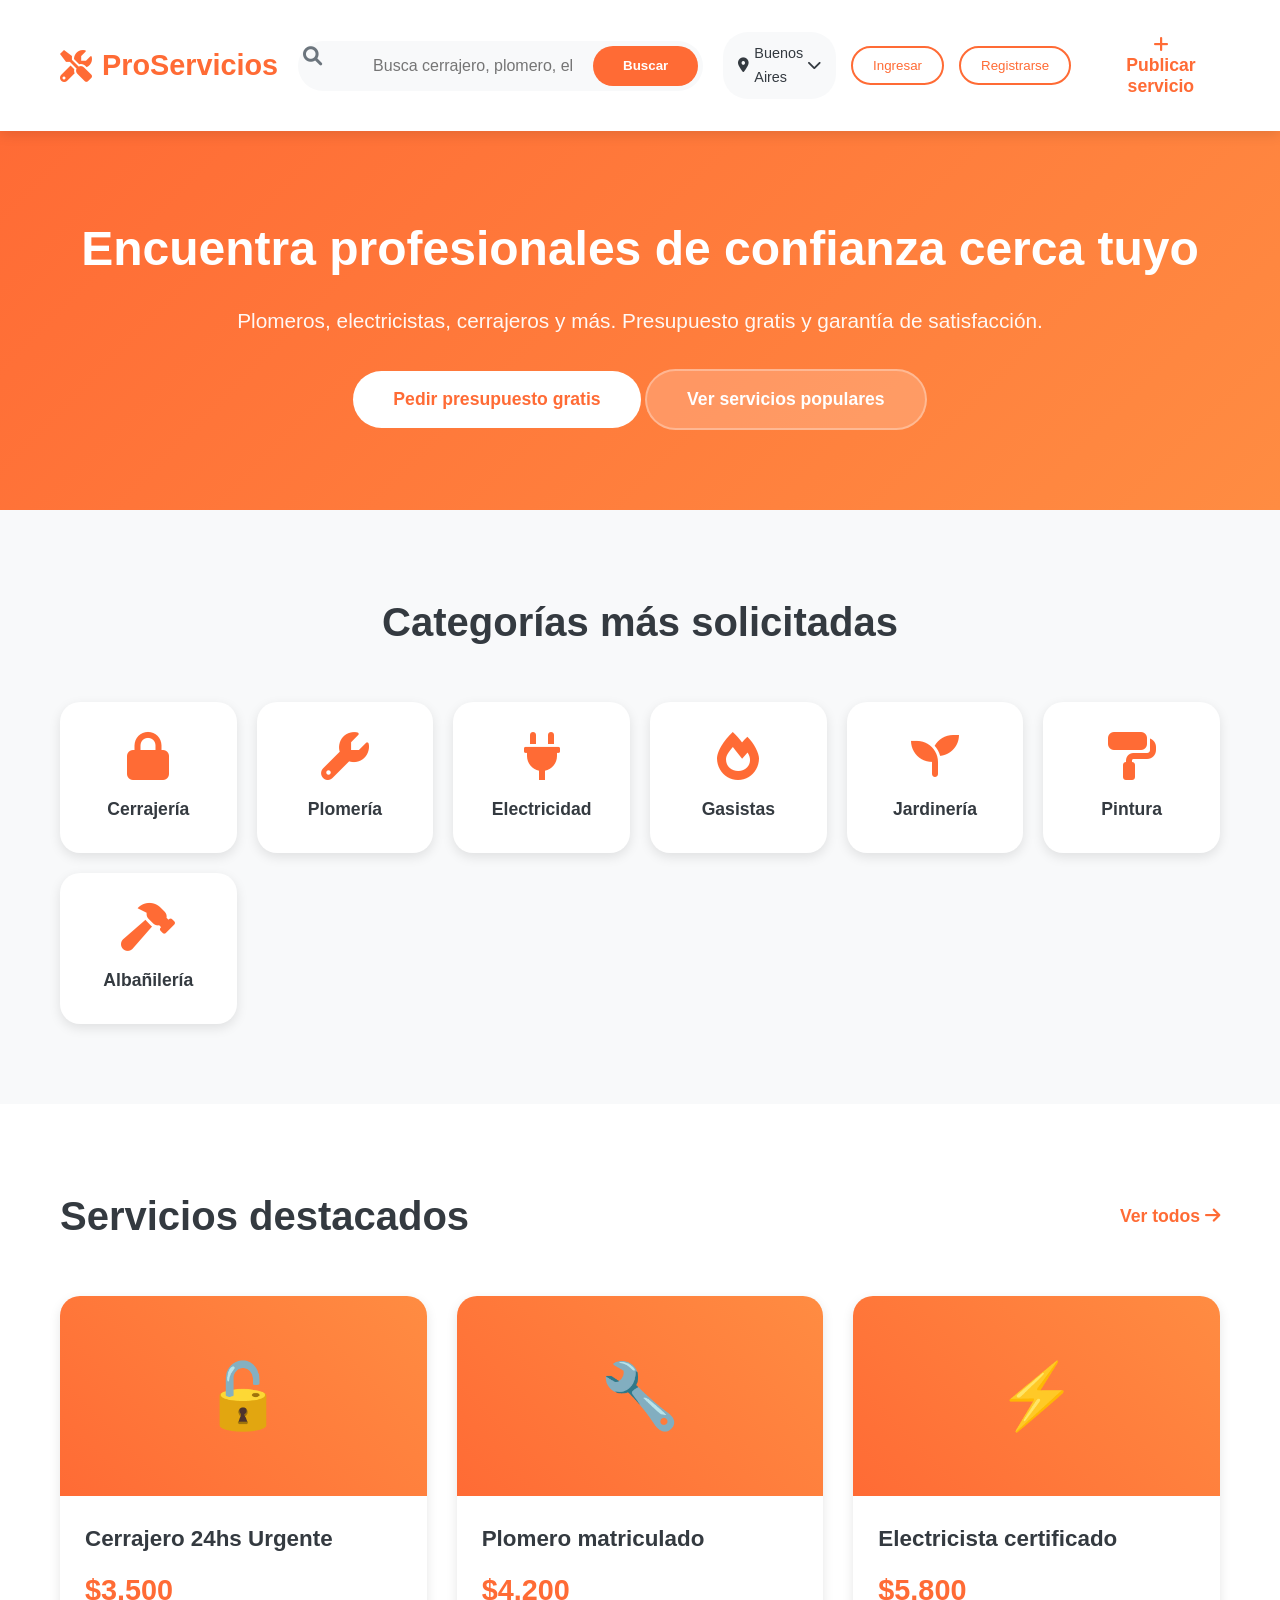
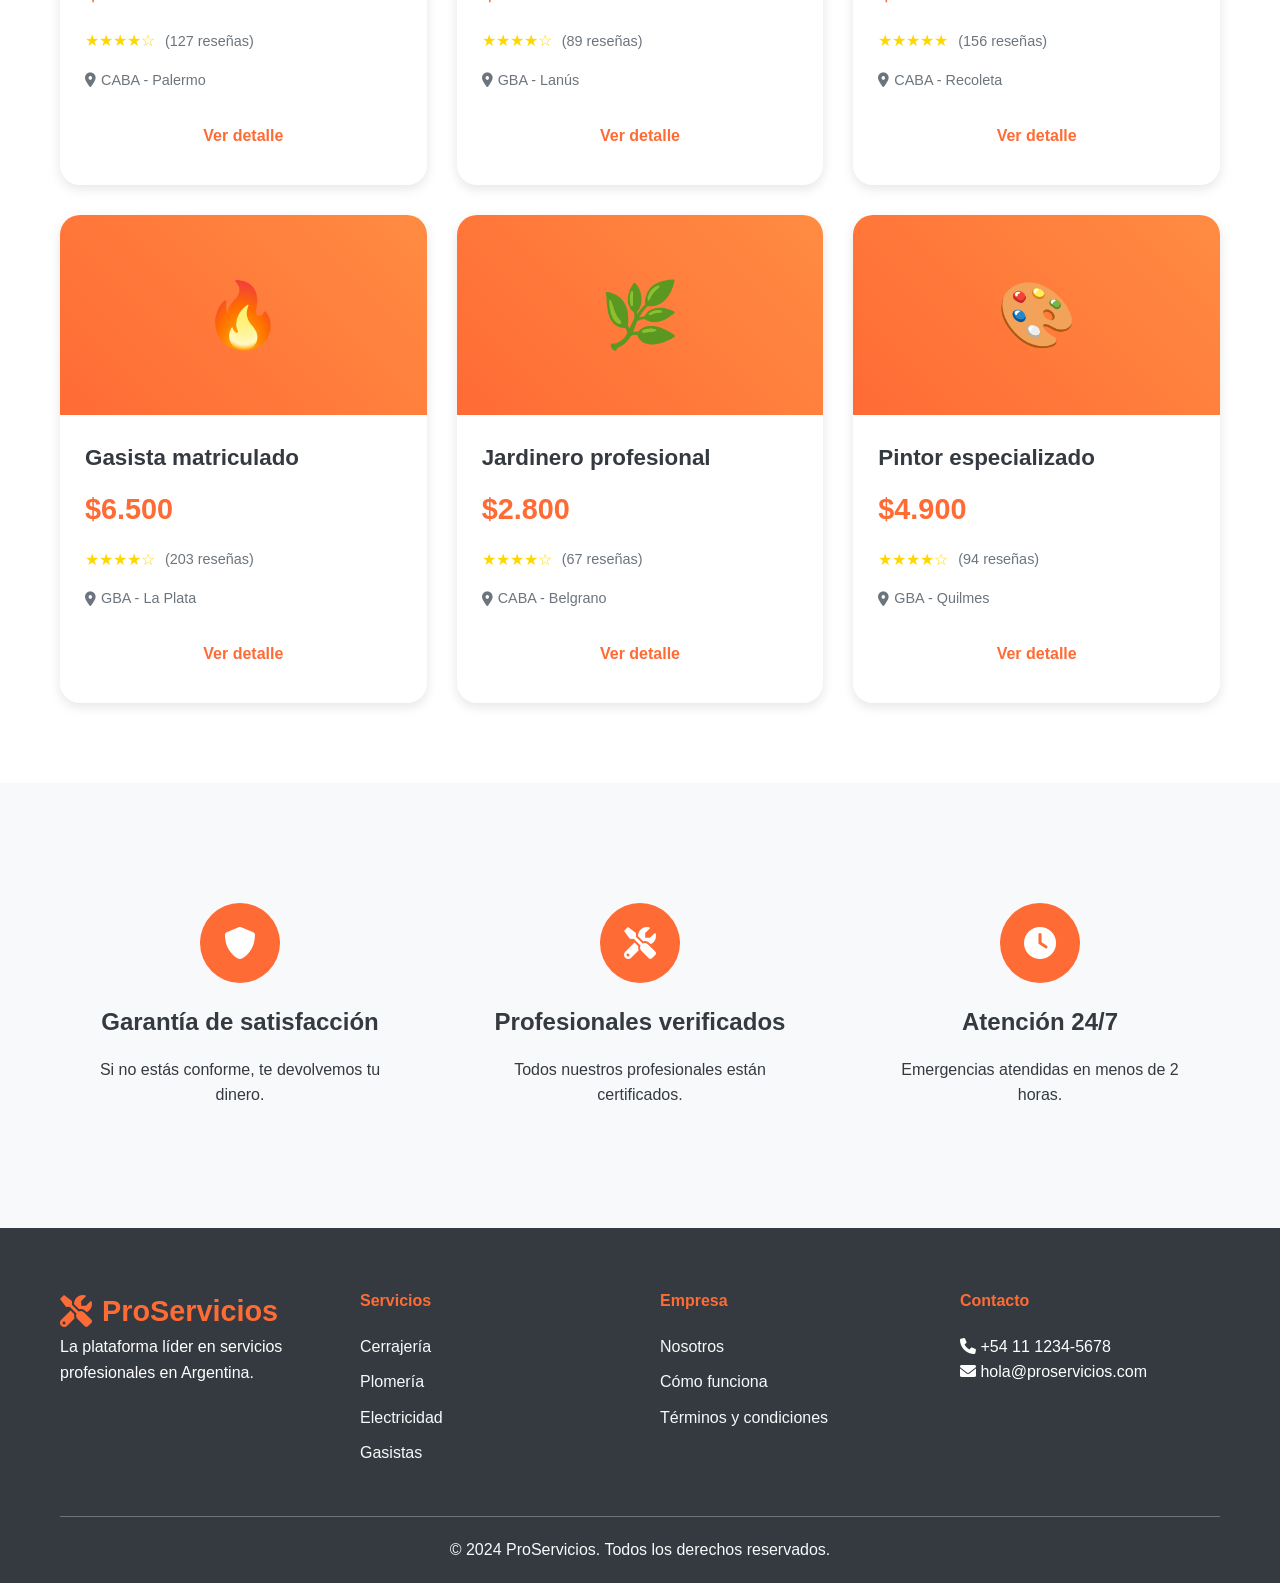
<file: index.html>
<!DOCTYPE html>
<html lang="es">
<head>
    <meta charset="UTF-8">
    <meta name="viewport" content="width=device-width, initial-scale=1.0">
    <title>ProServicios - Encuentra los mejores profesionales cerca tuyo</title>
    <link rel="stylesheet" href="css/styles.css">
    <link href="https://cdnjs.cloudflare.com/ajax/libs/font-awesome/6.0.0/css/all.min.css" rel="stylesheet">
</head>
<body>
    <!-- Header -->
    <header class="header">
        <div class="container">
            <div class="header-content">
                <div class="logo">
                    <i class="fas fa-tools"></i>
                    <span>ProServicios</span>
                </div>
                
                <div class="search-container">
                    <div class="search-box">
                        <i class="fas fa-search search-icon"></i>
                        <input type="text" placeholder="Busca cerrajero, plomero, electricista..." class="search-input">
                        <button class="search-btn">Buscar</button>
                    </div>
                </div>

                <div class="header-actions">
                    <div class="location-selector">
                        <i class="fas fa-map-marker-alt"></i>
                        <span>Buenos Aires</span>
                        <i class="fas fa-chevron-down"></i>
                    </div>
                    <button class="btn-login">Ingresar</button>
                    <button class="btn-register">Registrarse</button>
                    <button class="btn-primary publish-btn">
                        <i class="fas fa-plus"></i>
                        Publicar servicio
                    </button>
                </div>
            </div>
        </div>
    </header>

    <!-- Banner Principal -->
    <section class="hero-banner">
        <div class="container">
            <div class="banner-content">
                <h1>Encuentra profesionales de confianza cerca tuyo</h1>
                <p>Plomeros, electricistas, cerrajeros y más. Presupuesto gratis y garantía de satisfacción.</p>
                <div class="banner-actions">
                    <button class="btn-primary btn-large">Pedir presupuesto gratis</button>
                    <button class="btn-secondary btn-large">Ver servicios populares</button>
                </div>
            </div>
        </div>
    </section>

    <!-- Categorías Destacadas -->
    <section class="categories">
        <div class="container">
            <h2>Categorías más solicitadas</h2>
            <div class="categories-grid">
                <div class="category-card" data-category="cerrajeria">
                    <i class="fas fa-lock"></i>
                    <span>Cerrajería</span>
                </div>
                <div class="category-card" data-category="plomeria">
                    <i class="fas fa-wrench"></i>
                    <span>Plomería</span>
                </div>
                <div class="category-card" data-category="electricidad">
                    <i class="fas fa-plug"></i>
                    <span>Electricidad</span>
                </div>
                <div class="category-card" data-category="gas">
                    <i class="fas fa-fire"></i>
                    <span>Gasistas</span>
                </div>
                <div class="category-card" data-category="jardineria">
                    <i class="fas fa-seedling"></i>
                    <span>Jardinería</span>
                </div>
                <div class="category-card" data-category="pintura">
                    <i class="fas fa-paint-roller"></i>
                    <span>Pintura</span>
                </div>
                <div class="category-card" data-category="albanileria">
                    <i class="fas fa-hammer"></i>
                    <span>Albañilería</span>
                </div>
            </div>
        </div>
    </section>

    <!-- Servicios Destacados -->
    <section class="services-featured">
        <div class="container">
            <div class="section-header">
                <h2>Servicios destacados</h2>
                <a href="resultados.html" class="see-more">Ver todos <i class="fas fa-arrow-right"></i></a>
            </div>
            <div class="services-grid" id="servicesGrid">
                <!-- Servicios se cargan con JS -->
            </div>
        </div>
    </section>

    <!-- Beneficios -->
    <section class="benefits">
        <div class="container">
            <div class="benefits-grid">
                <div class="benefit-item">
                    <div class="benefit-icon">
                        <i class="fas fa-shield-alt"></i>
                    </div>
                    <h3>Garantía de satisfacción</h3>
                    <p>Si no estás conforme, te devolvemos tu dinero.</p>
                </div>
                <div class="benefit-item">
                    <div class="benefit-icon">
                        <i class="fas fa-tools"></i>
                    </div>
                    <h3>Profesionales verificados</h3>
                    <p>Todos nuestros profesionales están certificados.</p>
                </div>
                <div class="benefit-item">
                    <div class="benefit-icon">
                        <i class="fas fa-clock"></i>
                    </div>
                    <h3>Atención 24/7</h3>
                    <p>Emergencias atendidas en menos de 2 horas.</p>
                </div>
            </div>
        </div>
    </section>

    <!-- Footer -->
    <footer class="footer">
        <div class="container">
            <div class="footer-content">
                <div class="footer-section">
                    <div class="logo">
                        <i class="fas fa-tools"></i>
                        <span>ProServicios</span>
                    </div>
                    <p>La plataforma líder en servicios profesionales en Argentina.</p>
                </div>
                <div class="footer-section">
                    <h4>Servicios</h4>
                    <ul>
                        <li><a href="#">Cerrajería</a></li>
                        <li><a href="#">Plomería</a></li>
                        <li><a href="#">Electricidad</a></li>
                        <li><a href="#">Gasistas</a></li>
                    </ul>
                </div>
                <div class="footer-section">
                    <h4>Empresa</h4>
                    <ul>
                        <li><a href="#">Nosotros</a></li>
                        <li><a href="#">Cómo funciona</a></li>
                        <li><a href="#">Términos y condiciones</a></li>
                    </ul>
                </div>
                <div class="footer-section">
                    <h4>Contacto</h4>
                    <p><i class="fas fa-phone"></i> +54 11 1234-5678</p>
                    <p><i class="fas fa-envelope"></i> hola@proservicios.com</p>
                </div>
            </div>
            <div class="footer-bottom">
                <p>&copy; 2024 ProServicios. Todos los derechos reservados.</p>
            </div>
        </div>
    </footer>

    <!-- WhatsApp Flotante -->
    <a href="https://wa.me/541165333223?text=Hola!%20Necesito%20un%20profesional%20para..." 
       class="whatsapp-float" target="_blank">
        <i class="fab fa-whatsapp"></i>
        <span>Chat</span>
    </a>

    <script src="js/main.js"></script>
</body>
</html>
</file>
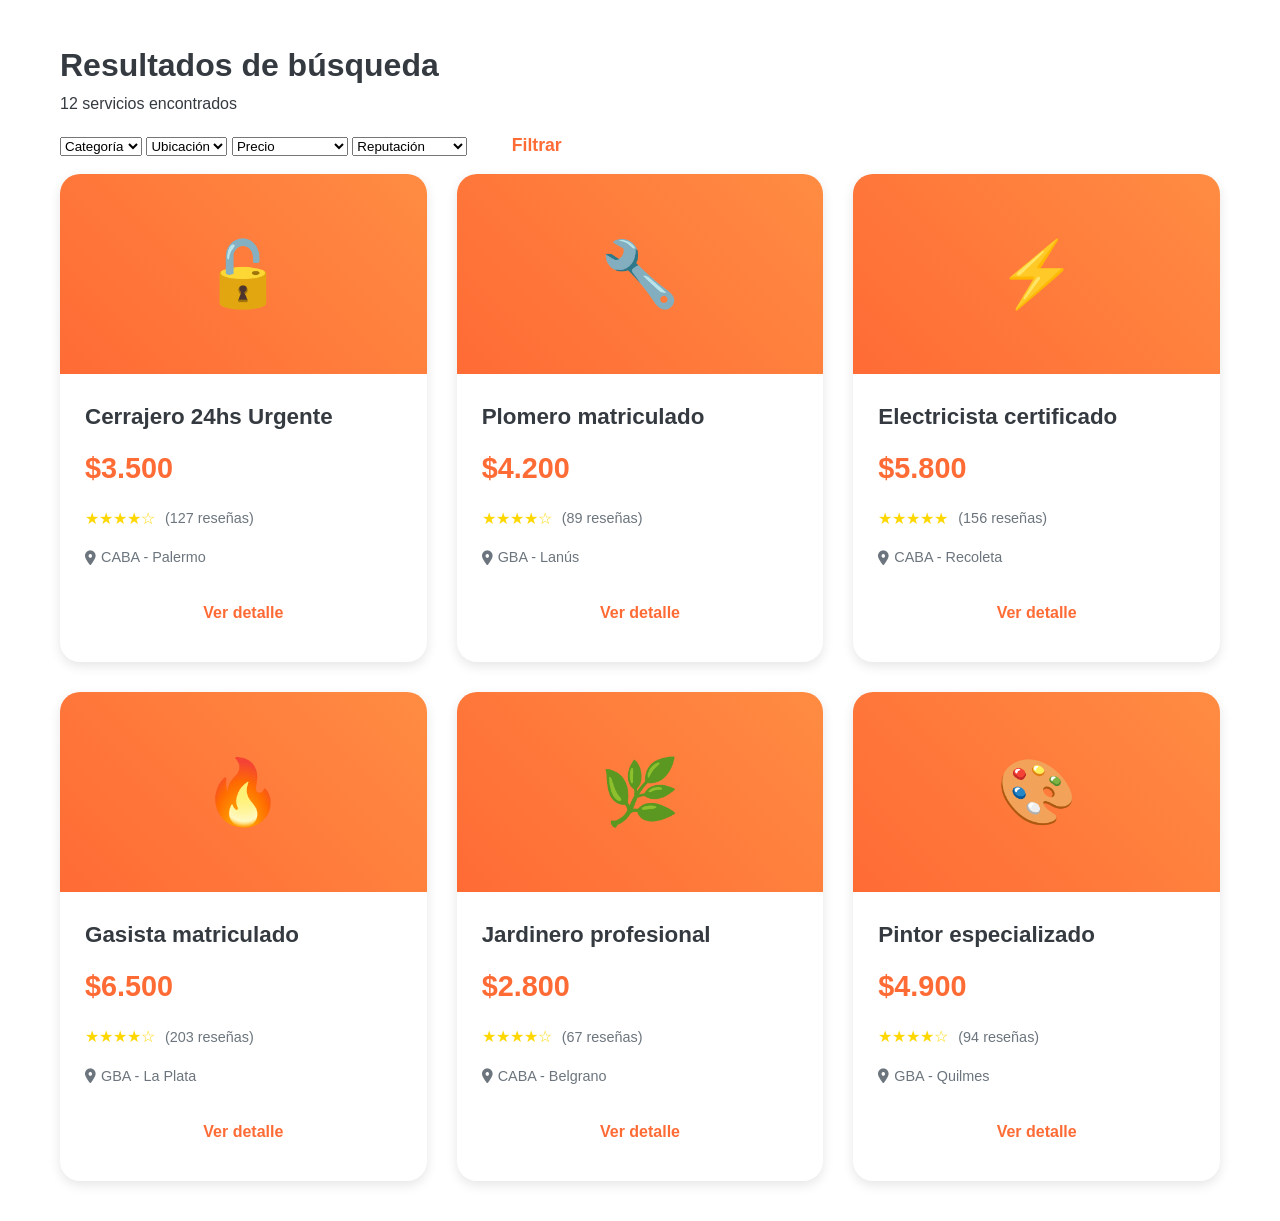
<file: resultados.html>
<!DOCTYPE html>
<html lang="es">
<head>
    <meta charset="UTF-8">
    <meta name="viewport" content="width=device-width, initial-scale=1.0">
    <title>Resultados - ProServicios</title>
    <link rel="stylesheet" href="css/styles.css">
    <link href="https://cdnjs.cloudflare.com/ajax/libs/font-awesome/6.0.0/css/all.min.css" rel="stylesheet">
</head>
<body>
    <!-- Header igual que index.html -->
    <header class="header">
        <!-- Copia el header completo de index.html aquí -->
    </header>

    <div class="container" style="padding: 40px 20px;">
        <div class="resultados-header">
            <h1>Resultados de búsqueda</h1>
            <div class="resultados-count">
                <span id="count">12 servicios encontrados</span>
            </div>
        </div>

        <!-- Filtros -->
        <div class="filtros">
            <div class="filtros-grid">
                <select class="filtro-select">
                    <option>Categoría</option>
                    <option>Cerrajería</option>
                    <option>Plomería</option>
                </select>
                <select class="filtro-select">
                    <option>Ubicación</option>
                    <option>CABA</option>
                    <option>GBA</option>
                </select>
                <select class="filtro-select">
                    <option>Precio</option>
                    <option>Más económico</option>
                    <option>Más caro</option>
                </select>
                <select class="filtro-select">
                    <option>Reputación</option>
                    <option>Mejor calificada</option>
                </select>
                <button class="btn-primary">Filtrar</button>
            </div>
        </div>

        <div class="services-grid">
            <!-- Servicios cargados por JS -->
        </div>
    </div>

    <!-- Footer y WhatsApp igual que index.html -->

    <script src="js/main.js"></script>
    <script>
        // Cargar resultados específicos
        document.addEventListener('DOMContentLoaded', function() {
            // Simular carga de resultados filtrados
            const grid = document.querySelector('.services-grid');
            servicios.forEach(servicio => {
                grid.innerHTML += crearCardServicio(servicio);
            });
        });
    </script>
</body>
</html>
</file>
<file: css/styles.css>
/* Reset y variables */
* {
    margin: 0;
    padding: 0;
    box-sizing: border-box;
}

:root {
    --orange-primary: #FF6B35;
    --orange-secondary: #FF8C42;
    --orange-dark: #E55A2B;
    --gray-light: #F8F9FA;
    --gray-medium: #6C757D;
    --gray-dark: #343A40;
    --white: #FFFFFF;
    --shadow: 0 4px 12px rgba(0,0,0,0.1);
    --shadow-hover: 0 8px 25px rgba(0,0,0,0.15);
}

body {
    font-family: 'Segoe UI', Tahoma, Geneva, Verdana, sans-serif;
    line-height: 1.6;
    color: var(--gray-dark);
}

/* Container */
.container {
    max-width: 1200px;
    margin: 0 auto;
    padding: 0 20px;
}

/* Header */
.header {
    background: var(--white);
    box-shadow: var(--shadow);
    position: sticky;
    top: 0;
    z-index: 1000;
}

.header-content {
    display: flex;
    align-items: center;
    gap: 20px;
    padding: 1rem 0;
}

.logo {
    font-size: 1.8rem;
    font-weight: bold;
    color: var(--orange-primary);
    display: flex;
    align-items: center;
    gap: 10px;
}

.logo i {
    font-size: 2rem;
}

.search-container {
    flex: 1;
    max-width: 600px;
}

.search-box {
    display: flex;
    background: var(--gray-light);
    border-radius: 50px;
    padding: 5px;
    height: 50px;
}

.search-icon {
    width: 50px;
    display: flex;
    align-items: center;
    justify-content: center;
    color: var(--gray-medium);
    font-size: 1.2rem;
}

.search-input {
    flex: 1;
    border: none;
    background: none;
    padding: 0 20px;
    font-size: 1rem;
    outline: none;
}

.search-btn {
    background: var(--orange-primary);
    color: white;
    border: none;
    padding: 12px 30px;
    border-radius: 25px;
    font-weight: 600;
    cursor: pointer;
    transition: all 0.3s ease;
}

.search-btn:hover {
    background: var(--orange-dark);
    transform: translateY(-2px);
}

.header-actions {
    display: flex;
    align-items: center;
    gap: 15px;
}

.location-selector {
    display: flex;
    align-items: center;
    gap: 5px;
    padding: 10px 15px;
    background: var(--gray-light);
    border-radius: 25px;
    font-size: 0.9rem;
    cursor: pointer;
}

.btn-login, .btn-register {
    background: none;
    border: 2px solid var(--orange-primary);
    color: var(--orange-primary);
    padding: 10px 20px;
    border-radius: 25px;
    font-weight: 500;
    cursor: pointer;
    transition: all 0.3s ease;
}

.btn-login:hover, .btn-register:hover {
    background: var(--orange-primary);
    color: white;
}

.publish-btn {
    background: var(--orange-primary);
    color: white;
    border: none;
    padding: 12px 25px;
    border-radius: 25px;
    font-weight: 600;
    cursor: pointer;
    display: flex;
    align-items: center;
    gap: 8px;
    transition: all 0.3s ease;
}

.publish-btn:hover {
    background: var(--orange-dark);
    transform: translateY(-2px);
}

/* Hero Banner */
.hero-banner {
    background: linear-gradient(135deg, var(--orange-primary), var(--orange-secondary));
    color: white;
    padding: 80px 0;
    text-align: center;
}

.banner-content h1 {
    font-size: 3rem;
    margin-bottom: 1rem;
    font-weight: 700;
}

.banner-content p {
    font-size: 1.3rem;
    margin-bottom: 2rem;
    opacity: 0.95;
}

.btn-primary, .btn-large {
    background: white;
    color: var(--orange-primary);
    border: none;
    padding: 18px 40px;
    border-radius: 50px;
    font-size: 1.1rem;
    font-weight: 600;
    cursor: pointer;
    transition: all 0.3s ease;
    text-decoration: none;
    display: inline-block;
}

.btn-primary:hover, .btn-large:hover {
    transform: translateY(-3px);
    box-shadow: var(--shadow-hover);
}

.btn-secondary {
    background: rgba(255,255,255,0.2);
    color: white;
    border: 2px solid rgba(255,255,255,0.3);
}

/* Categorías */
.categories {
    padding: 80px 0;
    background: var(--gray-light);
}

.categories h2 {
    text-align: center;
    font-size: 2.5rem;
    margin-bottom: 3rem;
    color: var(--gray-dark);
}

.categories-grid {
    display: grid;
    grid-template-columns: repeat(auto-fit, minmax(150px, 1fr));
    gap: 20px;
}

.category-card {
    background: white;
    padding: 30px 20px;
    border-radius: 20px;
    text-align: center;
    cursor: pointer;
    transition: all 0.3s ease;
    box-shadow: var(--shadow);
    display: flex;
    flex-direction: column;
    align-items: center;
    gap: 15px;
}

.category-card:hover {
    transform: translateY(-10px);
    box-shadow: var(--shadow-hover);
}

.category-card i {
    font-size: 3rem;
    color: var(--orange-primary);
}

.category-card span {
    font-weight: 600;
    font-size: 1.1rem;
    color: var(--gray-dark);
}

/* Servicios Destacados */
.services-featured {
    padding: 80px 0;
}

.section-header {
    display: flex;
    justify-content: space-between;
    align-items: center;
    margin-bottom: 3rem;
}

.section-header h2 {
    font-size: 2.5rem;
    color: var(--gray-dark);
}

.see-more {
    color: var(--orange-primary);
    text-decoration: none;
    font-weight: 600;
    font-size: 1.1rem;
}

.services-grid {
    display: grid;
    grid-template-columns: repeat(auto-fill, minmax(350px, 1fr));
    gap: 30px;
}

.service-card {
    background: white;
    border-radius: 20px;
    overflow: hidden;
    box-shadow: var(--shadow);
    transition: all 0.3s ease;
    cursor: pointer;
}

.service-card:hover {
    transform: translateY(-10px);
    box-shadow: var(--shadow-hover);
}

.service-image {
    height: 200px;
    background: linear-gradient(45deg, var(--orange-primary), var(--orange-secondary));
    display: flex;
    align-items: center;
    justify-content: center;
    font-size: 4rem;
    color: white;
}

.service-content {
    padding: 25px;
}

.service-title {
    font-size: 1.4rem;
    font-weight: 700;
    margin-bottom: 10px;
    color: var(--gray-dark);
}

.service-price {
    font-size: 1.8rem;
    font-weight: bold;
    color: var(--orange-primary);
    margin-bottom: 15px;
}

.service-rating {
    display: flex;
    align-items: center;
    gap: 10px;
    margin-bottom: 15px;
}

.stars {
    color: #FFD700;
}

.rating-text {
    color: var(--gray-medium);
    font-size: 0.9rem;
}

.service-location {
    display: flex;
    align-items: center;
    gap: 5px;
    color: var(--gray-medium);
    font-size: 0.9rem;
    margin-bottom: 20px;
}

.service-card .btn-primary {
    width: 100%;
    padding: 15px;
    border-radius: 15px;
    font-size: 1rem;
}

/* Beneficios */
.benefits {
    padding: 80px 0;
    background: var(--gray-light);
}

.benefits-grid {
    display: grid;
    grid-template-columns: repeat(auto-fit, minmax(300px, 1fr));
    gap: 40px;
}

.benefit-item {
    text-align: center;
    padding: 40px 20px;
}

.benefit-icon {
    width: 80px;
    height: 80px;
    background: var(--orange-primary);
    border-radius: 50%;
    display: flex;
    align-items: center;
    justify-content: center;
    margin: 0 auto 20px;
    font-size: 2rem;
    color: white;
}

.benefit-item h3 {
    font-size: 1.5rem;
    margin-bottom: 15px;
    color: var(--gray-dark);
}

/* Footer */
.footer {
    background: var(--gray-dark);
    color: white;
    padding: 60px 0 20px;
}

.footer-content {
    display: grid;
    grid-template-columns: repeat(auto-fit, minmax(250px, 1fr));
    gap: 40px;
    margin-bottom: 40px;
}

.footer-section h4 {
    margin-bottom: 20px;
    color: var(--orange-primary);
}

.footer-section ul {
    list-style: none;
}

.footer-section ul li {
    margin-bottom: 10px;
}

.footer-section ul li a {
    color: var(--gray-light);
    text-decoration: none;
    transition: color 0.3s ease;
}

.footer-section ul li a:hover {
    color: var(--orange-primary);
}

.footer-bottom {
    border-top: 1px solid var(--gray-medium);
    padding-top: 20px;
    text-align: center;
    color: var(--gray-light);
}

/* WhatsApp Flotante */
.whatsapp-float {
    position: fixed;
   /* WhatsApp Flotante - COMPLETO */
.whatsapp-float {
    position: fixed;
    width: 60px;
    height: 60px;
    background: #25D366;
    border-radius: 50%;
    display: flex;
    flex-direction: column;
    align-items: center;
    justify-content: center;
    gap: 5px;
    right: 20px;
    bottom: 20px;
    box-shadow: 0 4px 20px rgba(37, 211, 102, 0.4);
    z-index: 10000;
    text-decoration: none;
    color: white;
    font-size: 1.5rem;
    transition: all 0.3s ease;
    animation: pulse 2s infinite;
}

.whatsapp-float:hover {
    transform: scale(1.1);
    box-shadow: 0 6px 25px rgba(37, 211, 102, 0.6);
}

.whatsapp-float span {
    font-size: 0.8rem;
    font-weight: 600;
    white-space: nowrap;
}

@keyframes pulse {
    0% { transform: scale(1); }
    50% { transform: scale(1.05); }
    100% { transform: scale(1); }
}

/* Responsive */
@media (max-width: 768px) {
    .header-content {
        flex-direction: column;
        gap: 15px;
        padding: 15px 0;
    }

    .search-container {
        width: 100%;
        max-width: none;
    }

    .header-actions {
        flex-wrap: wrap;
        justify-content: center;
        gap: 10px;
    }

    .publish-btn {
        order: -1;
        width: 100%;
        justify-content: center;
    }

    .banner-content h1 {
        font-size: 2rem;
    }

    .banner-content p {
        font-size: 1.1rem;
    }

    .categories-grid {
        grid-template-columns: repeat(3, 1fr);
        gap: 15px;
    }

    .services-grid {
        grid-template-columns: 1fr;
        gap: 20px;
    }

    .section-header {
        flex-direction: column;
        gap: 20px;
        text-align: center;
    }

    .benefits-grid {
        grid-template-columns: 1fr;
        gap: 30px;
    }

    .hero-banner {
        padding: 50px 0;
    }

    .categories, .services-featured, .benefits {
        padding: 50px 0;
    }

    .whatsapp-float {
        width: 55px;
        height: 55px;
        right: 15px;
        bottom: 15px;
    }

    .whatsapp-float span {
        display: none;
    }
}

@media (max-width: 480px) {
    .categories-grid {
        grid-template-columns: repeat(2, 1fr);
    }

    .container {
        padding: 0 15px;
    }

    .search-box {
        height: 45px;
    }

    .logo {
        font-size: 1.5rem;
    }
}

/* Animaciones de entrada */
.service-card, .category-card {
    opacity: 0;
    transform: translateY(30px);
    transition: all 0.6s ease;
}

.category-card {
    transition: all 0.4s ease;
}

/* Utilidades */
.text-center { text-align: center; }
.mb-4 { margin-bottom: 2rem; }

/* Hover effects para mobile */
@media (hover: none) and (pointer: coarse) {
    .service-card:active,
    .category-card:active {
        transform: scale(0.98);
    }
}
</file>
